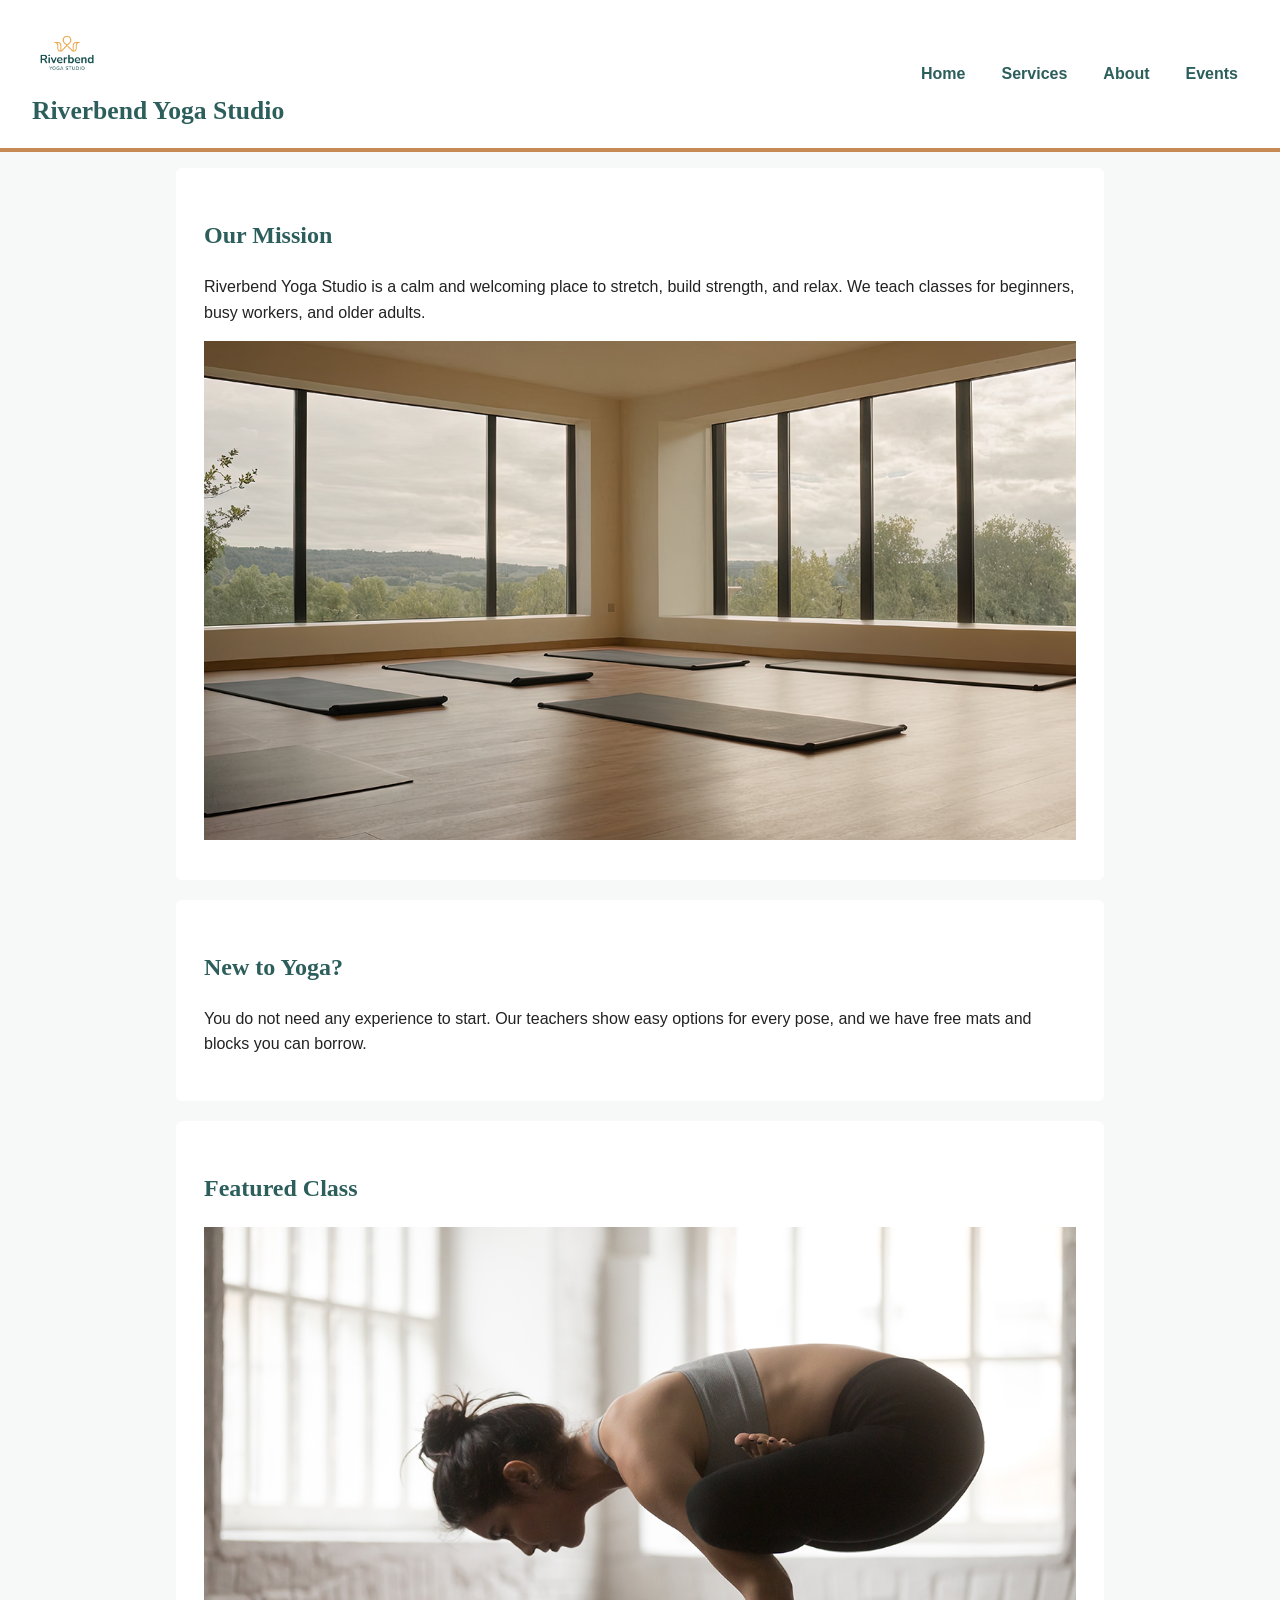
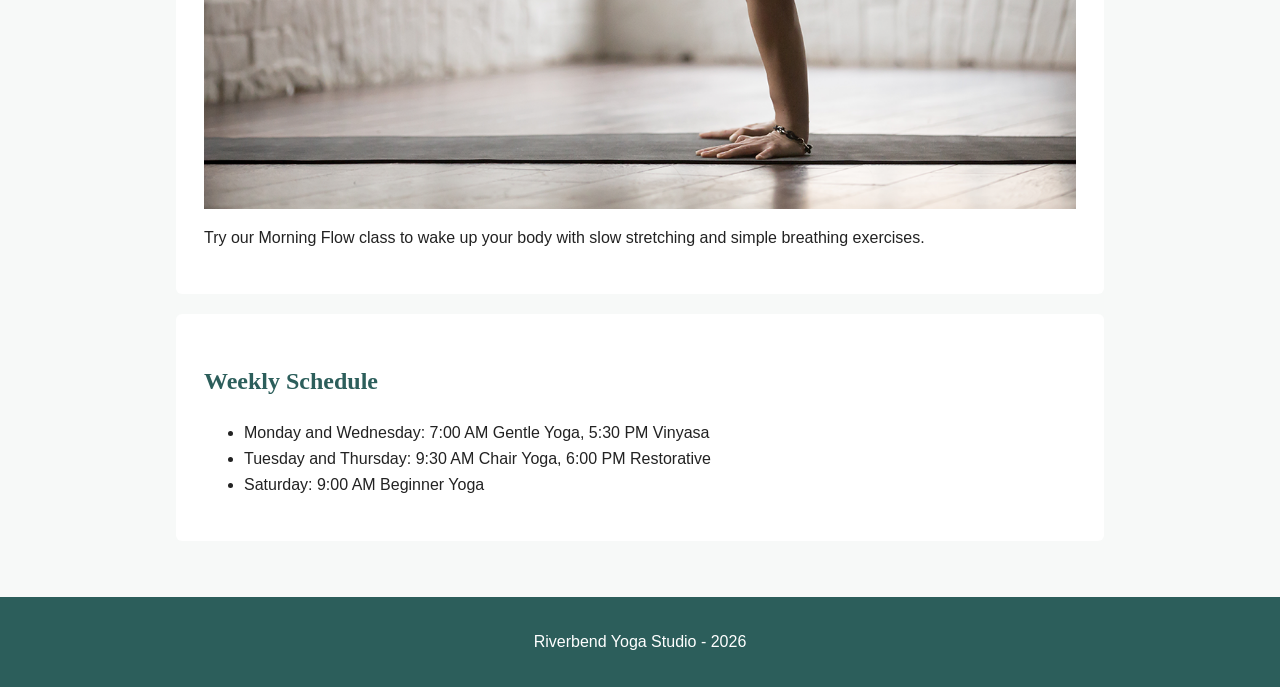
<file: index.html>
<!DOCTYPE html>
<html lang="en">
<head>
  <meta charset="UTF-8">
  <meta name="viewport" content="width=device-width, initial-scale=1.0">
  <title>Riverbend Yoga Studio - Home</title>
  <link rel="stylesheet" href="styles.css">
</head>
<body>
  <header>
    <div class="brand">
      <img src="yoga-logo_c.png" alt="Riverbend Yoga Studio logo" class="logo">
      <h1>Riverbend Yoga Studio</h1>
    </div>
    <nav>
      <ul>
        <li><a href="index.html">Home</a></li>
        <li><a href="services.html">Services</a></li>
        <li><a href="about.html">About</a></li>
        <li><a href="events.html">Events</a></li>
      </ul>
    </nav>
  </header>

  <main>
    <section>
      <h2>Our Mission</h2>
      <p>Riverbend Yoga Studio is a calm and welcoming place to stretch, build strength, and relax. We teach classes for beginners, busy workers, and older adults.</p>
      <img src="yoga-studio_c.png" alt="Empty yoga studio with wood floors, big windows, and yoga mats">
    </section>

    <section>
      <h2>New to Yoga?</h2>
      <p>You do not need any experience to start. Our teachers show easy options for every pose, and we have free mats and blocks you can borrow.</p>
    </section>

    <section>
      <h2>Featured Class</h2>
      <picture>
        <source media="(min-width: 768px)" srcset="yoga-feature-large_c.png">
        <img src="yoga-feature-small_c.png" alt="Woman doing a balancing yoga pose on a mat">
      </picture>
      <p>Try our Morning Flow class to wake up your body with slow stretching and simple breathing exercises.</p>
    </section>

    <section>
      <h2>Weekly Schedule</h2>
      <ul>
        <li>Monday and Wednesday: 7:00 AM Gentle Yoga, 5:30 PM Vinyasa</li>
        <li>Tuesday and Thursday: 9:30 AM Chair Yoga, 6:00 PM Restorative</li>
        <li>Saturday: 9:00 AM Beginner Yoga</li>
      </ul>
    </section>
  </main>

  <footer>
    <p>Riverbend Yoga Studio - 2026</p>
  </footer>
</body>
</html>
</file>
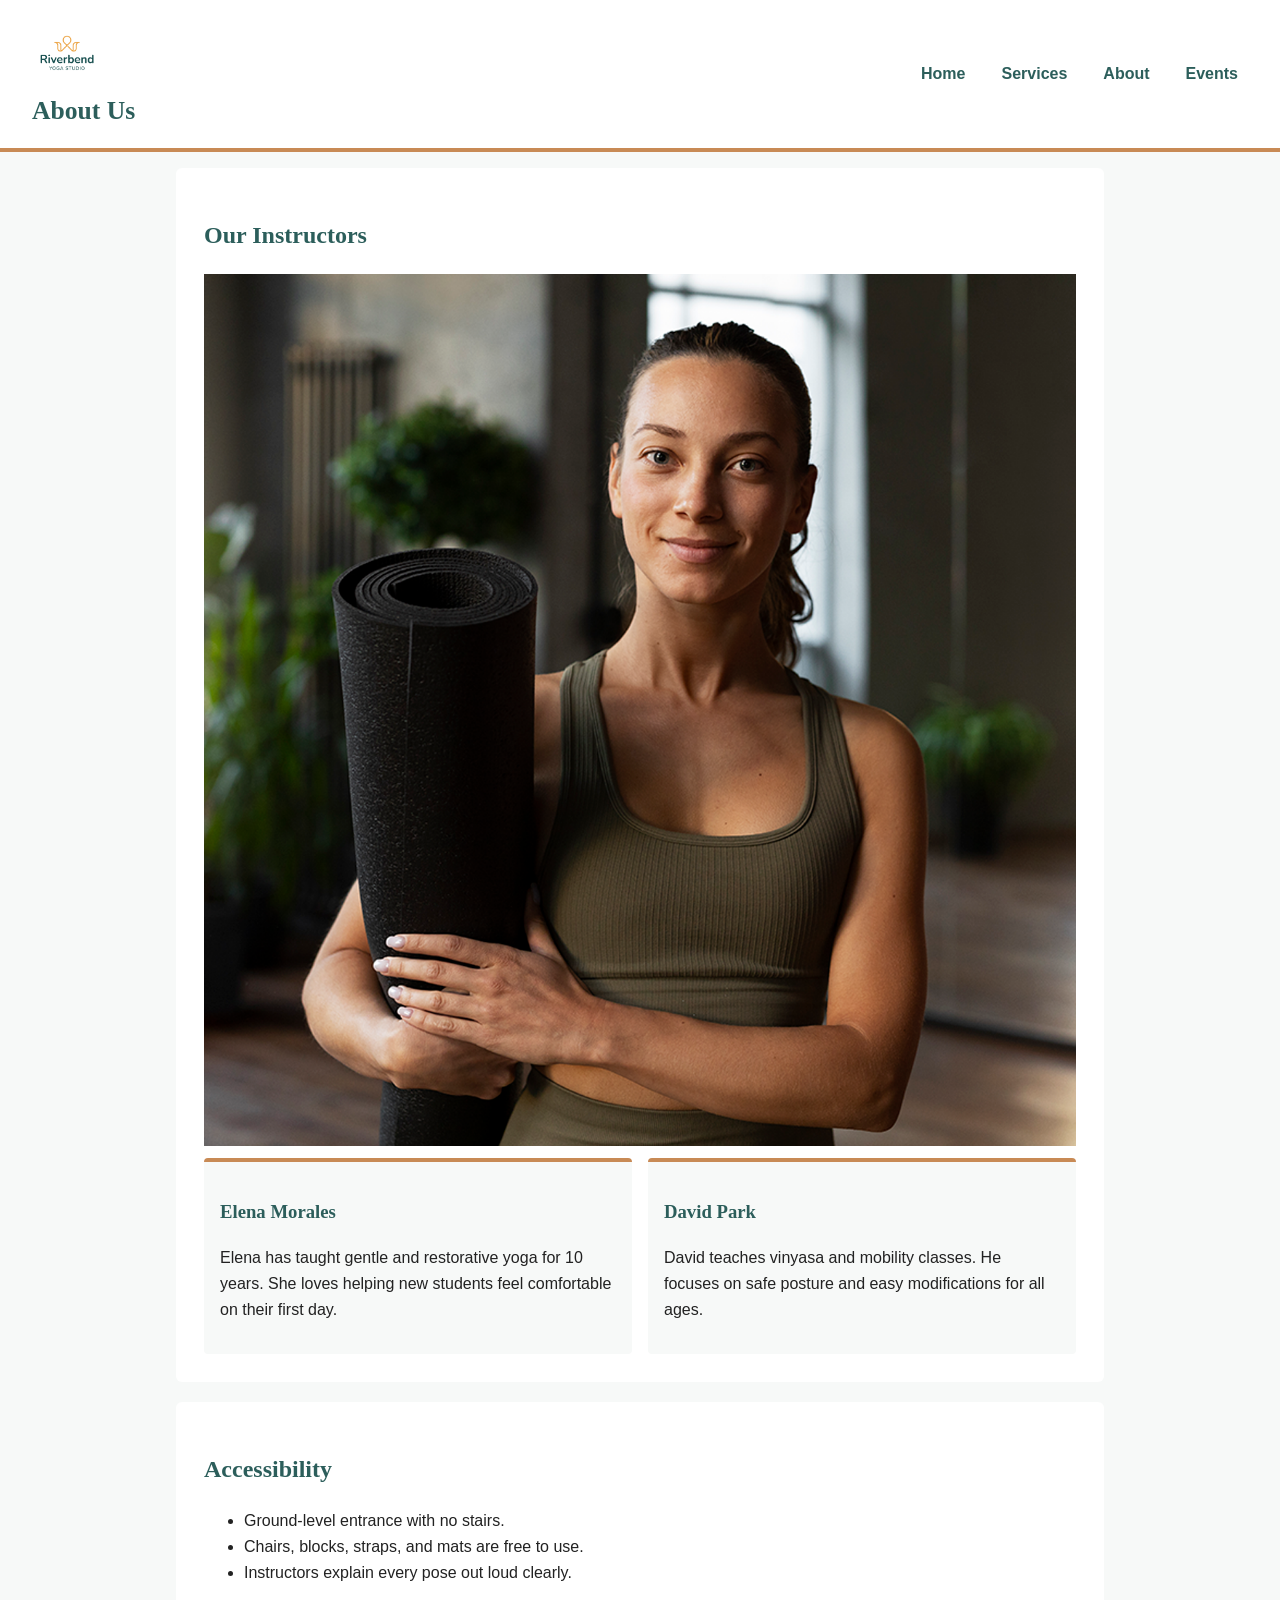
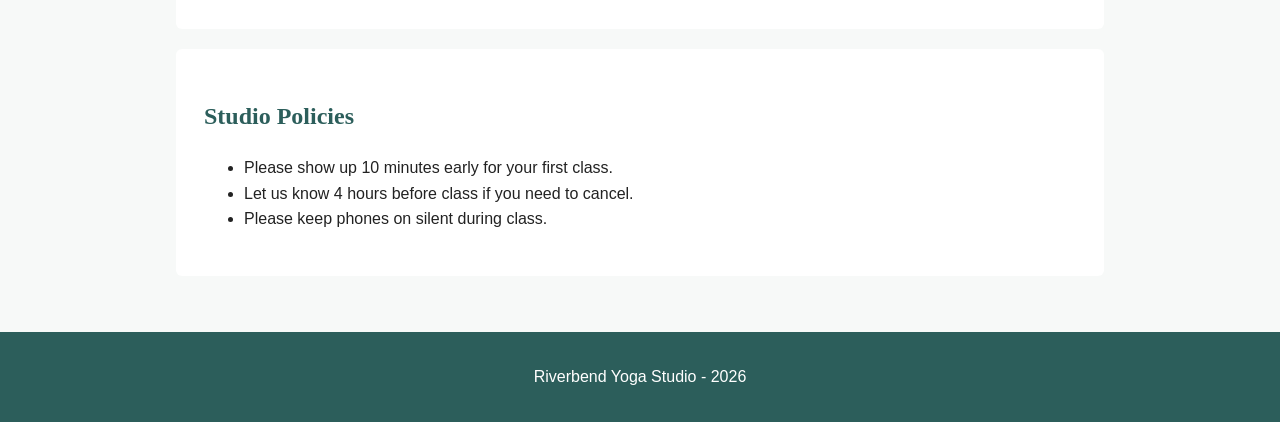
<file: about.html>
<!DOCTYPE html>
<html lang="en">
<head>
  <meta charset="UTF-8">
  <meta name="viewport" content="width=device-width, initial-scale=1.0">
  <title>Riverbend Yoga Studio - About</title>
  <link rel="stylesheet" href="styles.css">
</head>
<body>
  <header>
    <div class="brand">
      <img src="yoga-logo_c.png" alt="Riverbend Yoga Studio logo" class="logo">
      <h1>About Us</h1>
    </div>
    <nav>
      <ul>
        <li><a href="index.html">Home</a></li>
        <li><a href="services.html">Services</a></li>
        <li><a href="about.html">About</a></li>
        <li><a href="events.html">Events</a></li>
      </ul>
    </nav>
  </header>

  <main>
    <section>
      <h2>Our Instructors</h2>
      <img src="yoga-instructor_c.png" alt="Smiling yoga instructor holding a black yoga mat">
      <div class="card-group">
        <div class="card">
          <h3>Elena Morales</h3>
          <p>Elena has taught gentle and restorative yoga for 10 years. She loves helping new students feel comfortable on their first day.</p>
        </div>
        <div class="card">
          <h3>David Park</h3>
          <p>David teaches vinyasa and mobility classes. He focuses on safe posture and easy modifications for all ages.</p>
        </div>
      </div>
    </section>

    <section>
      <h2>Accessibility</h2>
      <ul>
        <li>Ground-level entrance with no stairs.</li>
        <li>Chairs, blocks, straps, and mats are free to use.</li>
        <li>Instructors explain every pose out loud clearly.</li>
      </ul>
    </section>

    <section>
      <h2>Studio Policies</h2>
      <ul>
        <li>Please show up 10 minutes early for your first class.</li>
        <li>Let us know 4 hours before class if you need to cancel.</li>
        <li>Please keep phones on silent during class.</li>
      </ul>
    </section>
  </main>

  <footer>
    <p>Riverbend Yoga Studio - 2026</p>
  </footer>
</body>
</html>
</file>
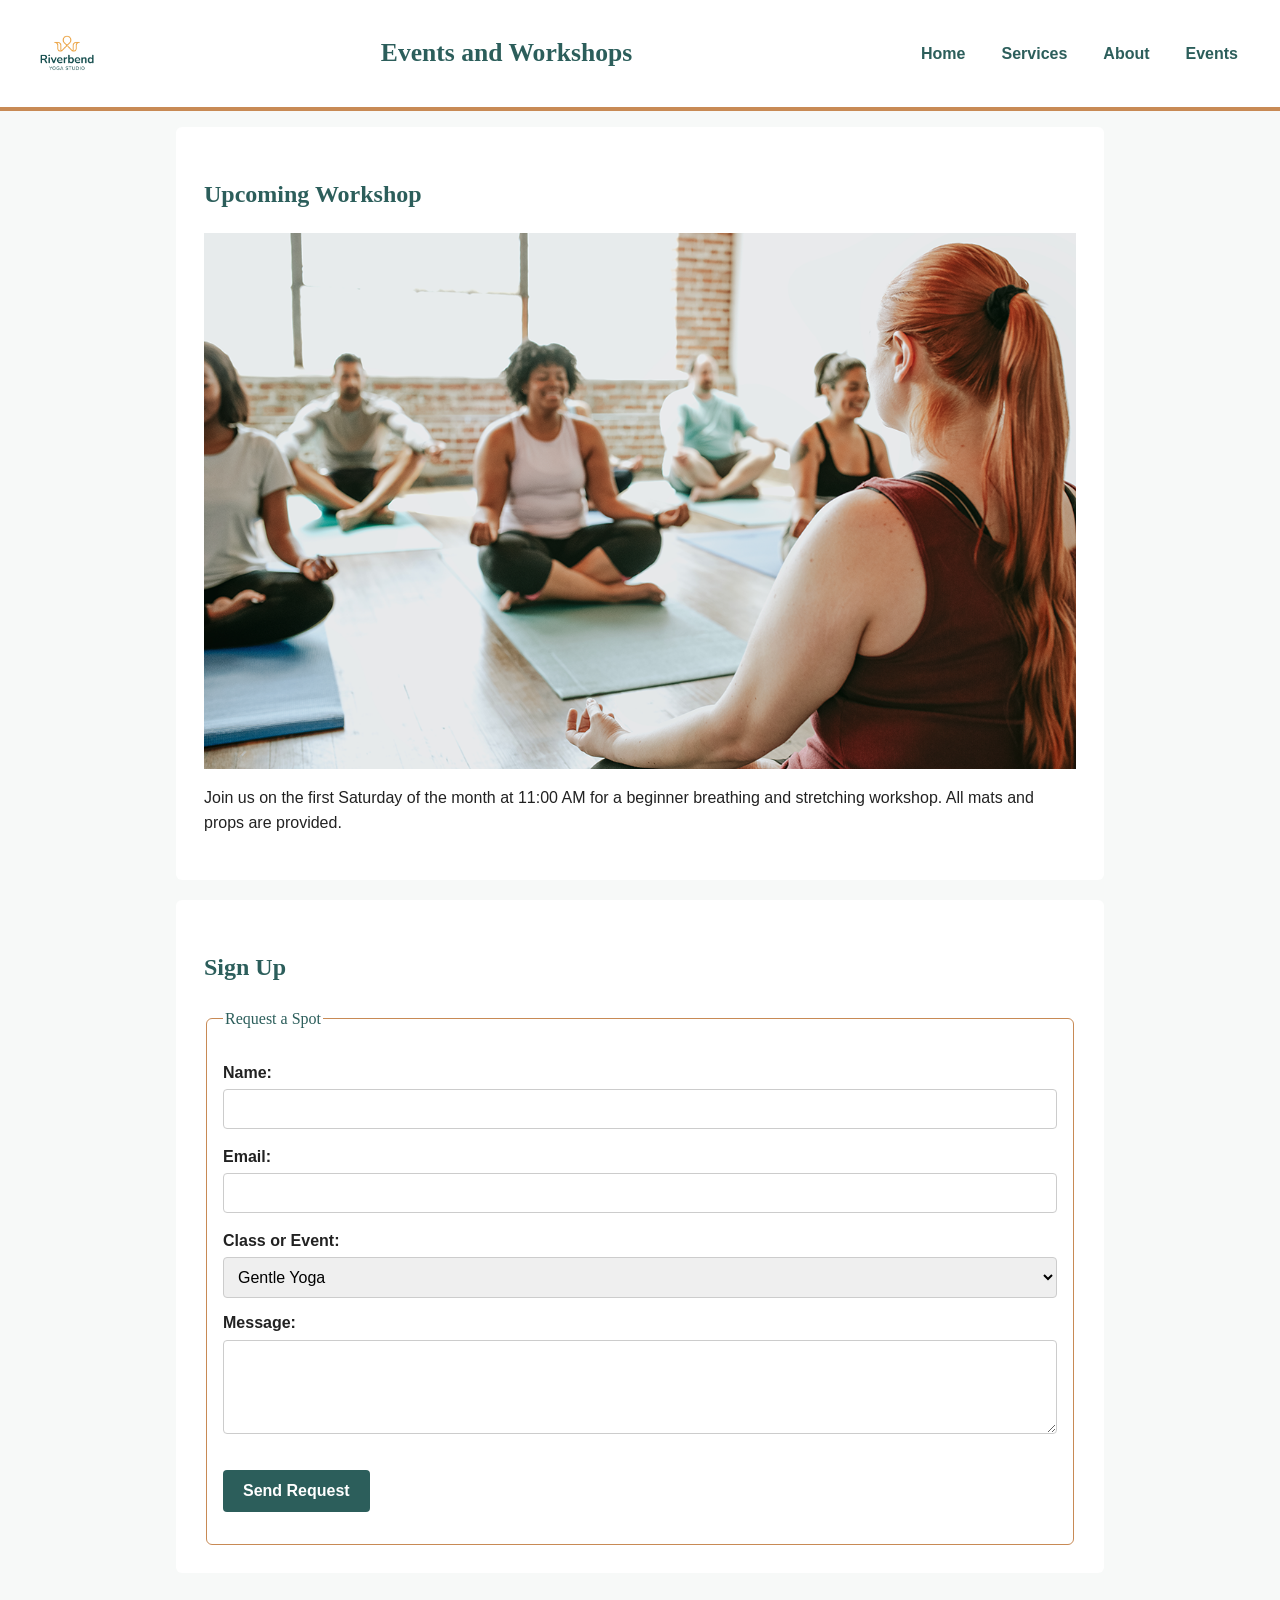
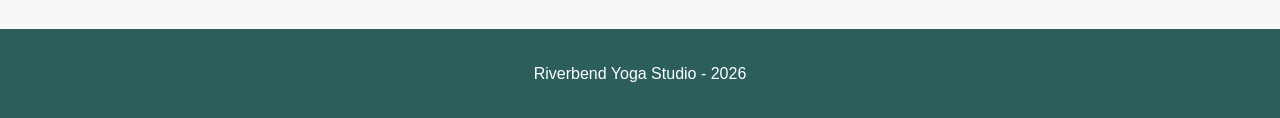
<file: events.html>
<!DOCTYPE html>
<html lang="en">
<head>
  <meta charset="UTF-8">
  <meta name="viewport" content="width=device-width, initial-scale=1.0">
  <title>Riverbend Yoga Studio - Events</title>
  <link rel="stylesheet" href="styles.css">
</head>
<body>
  <header>
    <img src="yoga-logo_c.png" alt="Riverbend Yoga Studio logo">
    <h1>Events and Workshops</h1>
    <nav>
      <ul>
        <li><a href="index.html">Home</a></li>
        <li><a href="services.html">Services</a></li>
        <li><a href="about.html">About</a></li>
        <li><a href="events.html">Events</a></li>
      </ul>
    </nav>
  </header>

  <main>
    <section>
      <h2>Upcoming Workshop</h2>
      <img src="yoga-workshop_c.png" alt="Group of people practicing yoga in a bright studio">
      <p>Join us on the first Saturday of the month at 11:00 AM for a beginner breathing and stretching workshop. All mats and props are provided.</p>
    </section>

    <section>
      <h2>Sign Up</h2>
      <form id="request-form" novalidate>
        <fieldset>
          <legend>Request a Spot</legend>

          <label for="name">Name:</label>
          <input type="text" id="name" name="name">
          <p class="error-msg" id="name-error"></p>

          <label for="email">Email:</label>
          <input type="email" id="email" name="email">
          <p class="error-msg" id="email-error"></p>

          <label for="interest">Class or Event:</label>
          <select id="interest" name="interest">
            <option value="gentle">Gentle Yoga</option>
            <option value="vinyasa">Vinyasa</option>
            <option value="restorative">Restorative Yoga</option>
          </select>

          <label for="message">Message:</label>
          <textarea id="message" name="message" rows="4"></textarea>
          <p class="error-msg" id="message-error"></p>

          <button type="submit">Send Request</button>
          <p id="form-status"></p>
        </fieldset>
      </form>
    </section>
  </main>

  <footer>
    <p>Riverbend Yoga Studio - 2026</p>
  </footer>

  <script src="script.js"></script>
</body>
</html>
</file>
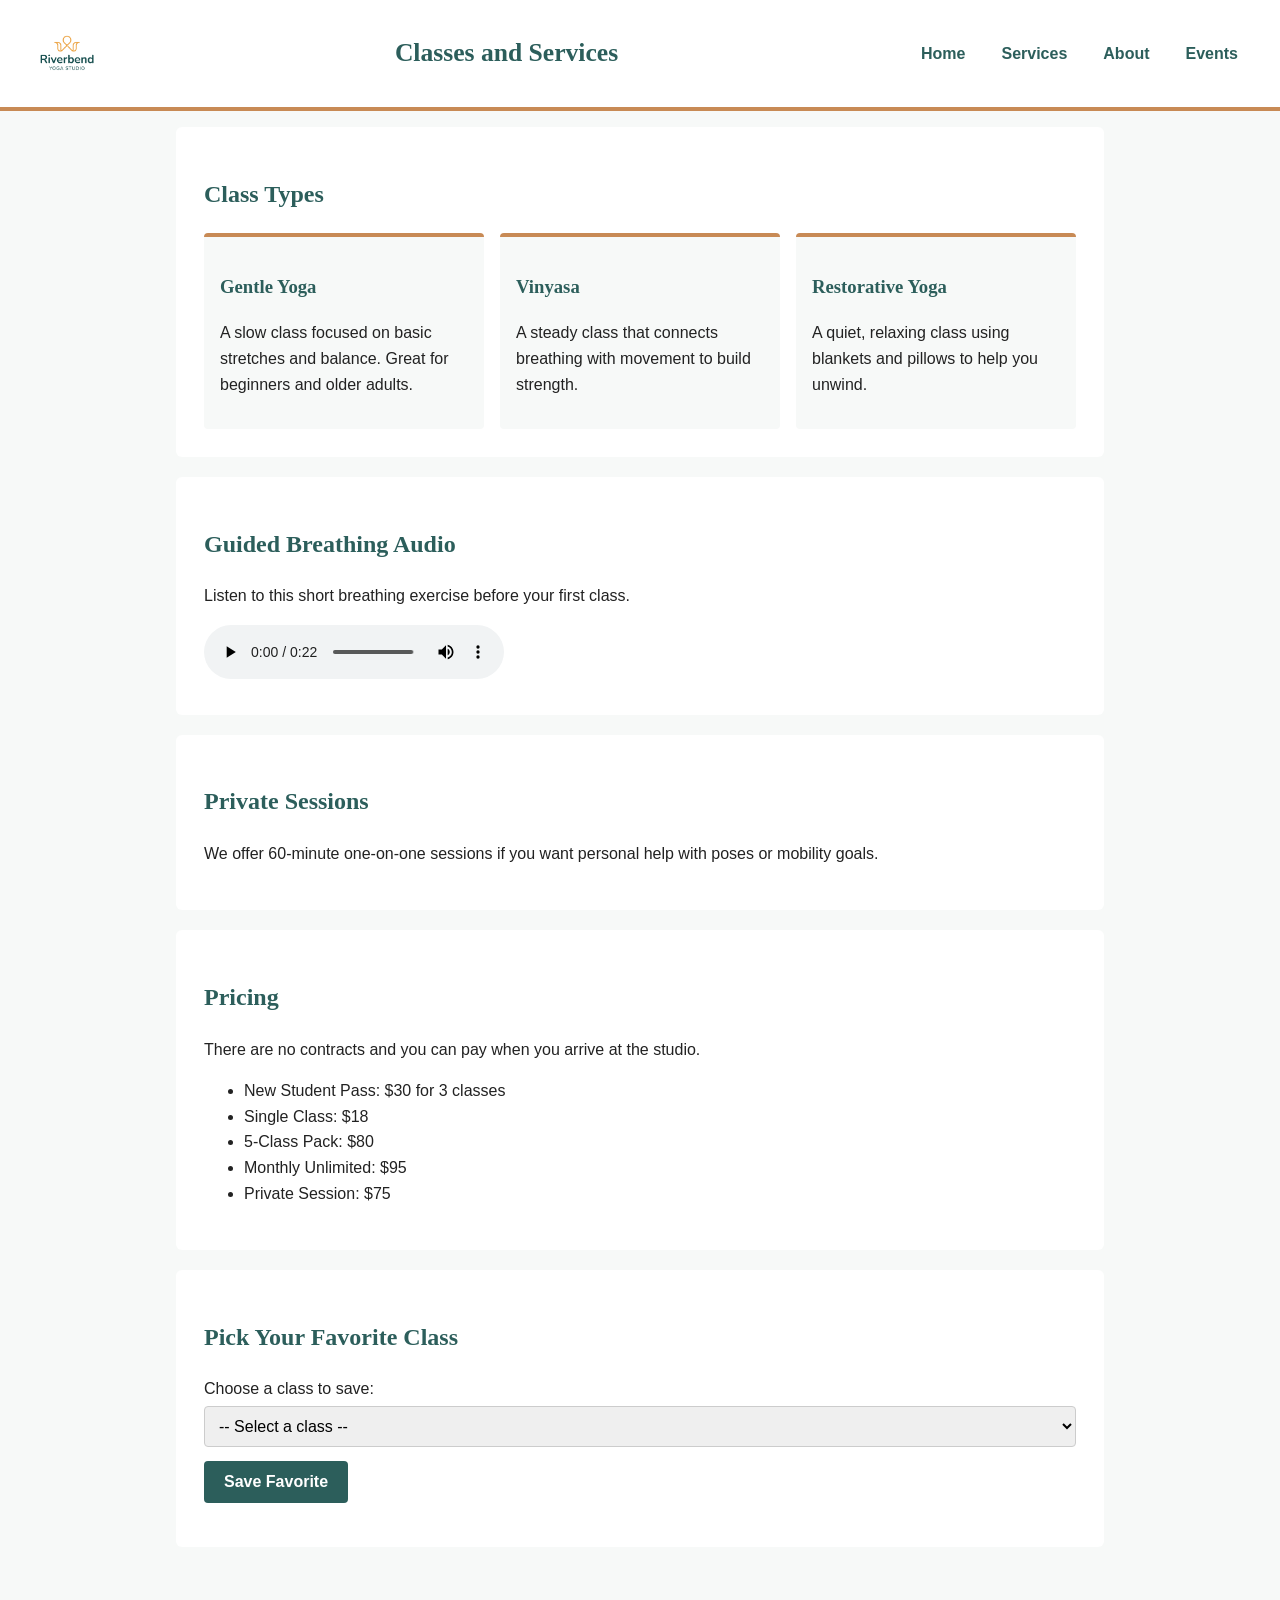
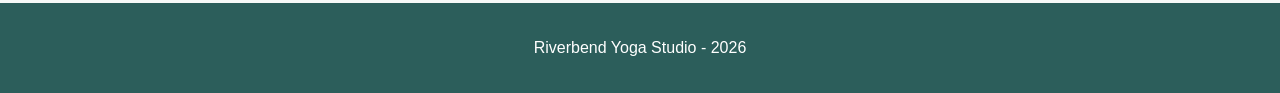
<file: services.html>
<!DOCTYPE html>
<html lang="en">
<head>
  <meta charset="UTF-8">
  <meta name="viewport" content="width=device-width, initial-scale=1.0">
  <title>Riverbend Yoga Studio - Services</title>
  <link rel="stylesheet" href="styles.css">
</head>
<body>
  <header>
    <img src="yoga-logo_c.png" alt="Riverbend Yoga Studio logo">
    <h1>Classes and Services</h1>
    <nav>
      <ul>
        <li><a href="index.html">Home</a></li>
        <li><a href="services.html">Services</a></li>
        <li><a href="about.html">About</a></li>
        <li><a href="events.html">Events</a></li>
      </ul>
    </nav>
  </header>

  <main>
    <section>
      <h2>Class Types</h2>
      <div class="card-group">
        <div class="card">
          <h3>Gentle Yoga</h3>
          <p>A slow class focused on basic stretches and balance. Great for beginners and older adults.</p>
        </div>
        <div class="card">
          <h3>Vinyasa</h3>
          <p>A steady class that connects breathing with movement to build strength.</p>
        </div>
        <div class="card">
          <h3>Restorative Yoga</h3>
          <p>A quiet, relaxing class using blankets and pillows to help you unwind.</p>
        </div>
      </div>
    </section>

    <section>
      <h2>Guided Breathing Audio</h2>
      <p>Listen to this short breathing exercise before your first class.</p>
      <audio controls>
        <source src="yoga-breathing_c.mp3" type="audio/mpeg">
        Your browser cannot play this audio. To try the exercise, breathe in slowly for 4 seconds and breathe out for 6 seconds.
      </audio>
    </section>

    <section>
      <h2>Private Sessions</h2>
      <p>We offer 60-minute one-on-one sessions if you want personal help with poses or mobility goals.</p>
    </section>

    <section>
      <h2>Pricing</h2>
      <p>There are no contracts and you can pay when you arrive at the studio.</p>
      <ul>
        <li>New Student Pass: $30 for 3 classes</li>
        <li>Single Class: $18</li>
        <li>5-Class Pack: $80</li>
        <li>Monthly Unlimited: $95</li>
        <li>Private Session: $75</li>
      </ul>
    </section>

    <section>
      <h2>Pick Your Favorite Class</h2>
      <label for="favorite-class">Choose a class to save:</label>
      <select id="favorite-class">
        <option value="">-- Select a class --</option>
        <option value="gentle">Gentle Yoga</option>
        <option value="vinyasa">Vinyasa</option>
        <option value="restorative">Restorative Yoga</option>
      </select>
      <button type="button" id="save-class-btn">Save Favorite</button>
      <p id="class-output"></p>
    </section>
  </main>

  <footer>
    <p>Riverbend Yoga Studio - 2026</p>
  </footer>

  <script src="script.js"></script>
</body>
</html>
</file>
<file: styles.css>
* {
  box-sizing: border-box;
}

body {
  margin: 0;
  font-family: Arial, sans-serif;
  background-color: #f7f9f8;
  color: #222222;
  line-height: 1.6;
}

header {
  background-color: #ffffff;
  border-bottom: 4px solid #c88a55;
  padding: 16px;
  display: flex;
  flex-direction: column;
  align-items: center;
  text-align: center;
  gap: 10px;
}

header img {
  max-width: 70px;
  height: auto;
}

h1, h2, h3, legend {
  font-family: Georgia, serif;
  color: #2c5e5b;
}

h1 {
  font-size: 1.6rem;
  margin: 0;
}

nav ul {
  list-style: none;
  padding: 0;
  margin: 0;
  display: flex;
  flex-direction: column;
  gap: 8px;
}

nav a {
  text-decoration: none;
  color: #2c5e5b;
  font-weight: bold;
  padding: 6px 10px;
}

nav a:hover {
  color: #c88a55;
}

main {
  max-width: 960px;
  margin: 0 auto;
  padding: 16px;
}

section {
  background-color: #ffffff;
  padding: 20px;
  margin-bottom: 20px;
  border-radius: 6px;
}

img {
  max-width: 100%;
  height: auto;
  display: block;
  margin: 12px 0;
}

.card-group {
  display: flex;
  flex-direction: column;
  gap: 16px;
}

.card {
  background-color: #f7f9f8;
  border-top: 4px solid #c88a55;
  padding: 16px;
  border-radius: 4px;
  flex: 1;
}

form fieldset {
  border: 1px solid #c88a55;
  padding: 16px;
  border-radius: 6px;
}

form label {
  display: block;
  font-weight: bold;
  margin-top: 12px;
}

form input,
form select,
form textarea,
section select {
  width: 100%;
  padding: 10px;
  margin-top: 4px;
  font-family: Arial, sans-serif;
  font-size: 1rem;
  border: 1px solid #cccccc;
  border-radius: 4px;
}

button {
  background-color: #2c5e5b;
  color: #ffffff;
  border: none;
  padding: 12px 20px;
  font-size: 1rem;
  font-weight: bold;
  border-radius: 4px;
  margin-top: 14px;
  cursor: pointer;
}

button:hover {
  background-color: #c88a55;
}

footer {
  background-color: #2c5e5b;
  color: #ffffff;
  text-align: center;
  padding: 16px;
  margin-top: 20px;
}

.error-msg {
  color: #b00020;
  font-size: 0.9rem;
  margin-top: 4px;
}

#form-status {
  color: #2c5e5b;
  font-weight: bold;
  margin-top: 10px;
}

@media (min-width: 768px) {
  header {
    flex-direction: row;
    justify-content: space-between;
    text-align: left;
    padding: 16px 32px;
  }

  nav ul {
    flex-direction: row;
    gap: 16px;
  }

  section {
    padding: 28px;
  }

  .card-group {
    flex-direction: row;
  }
}
</file>
